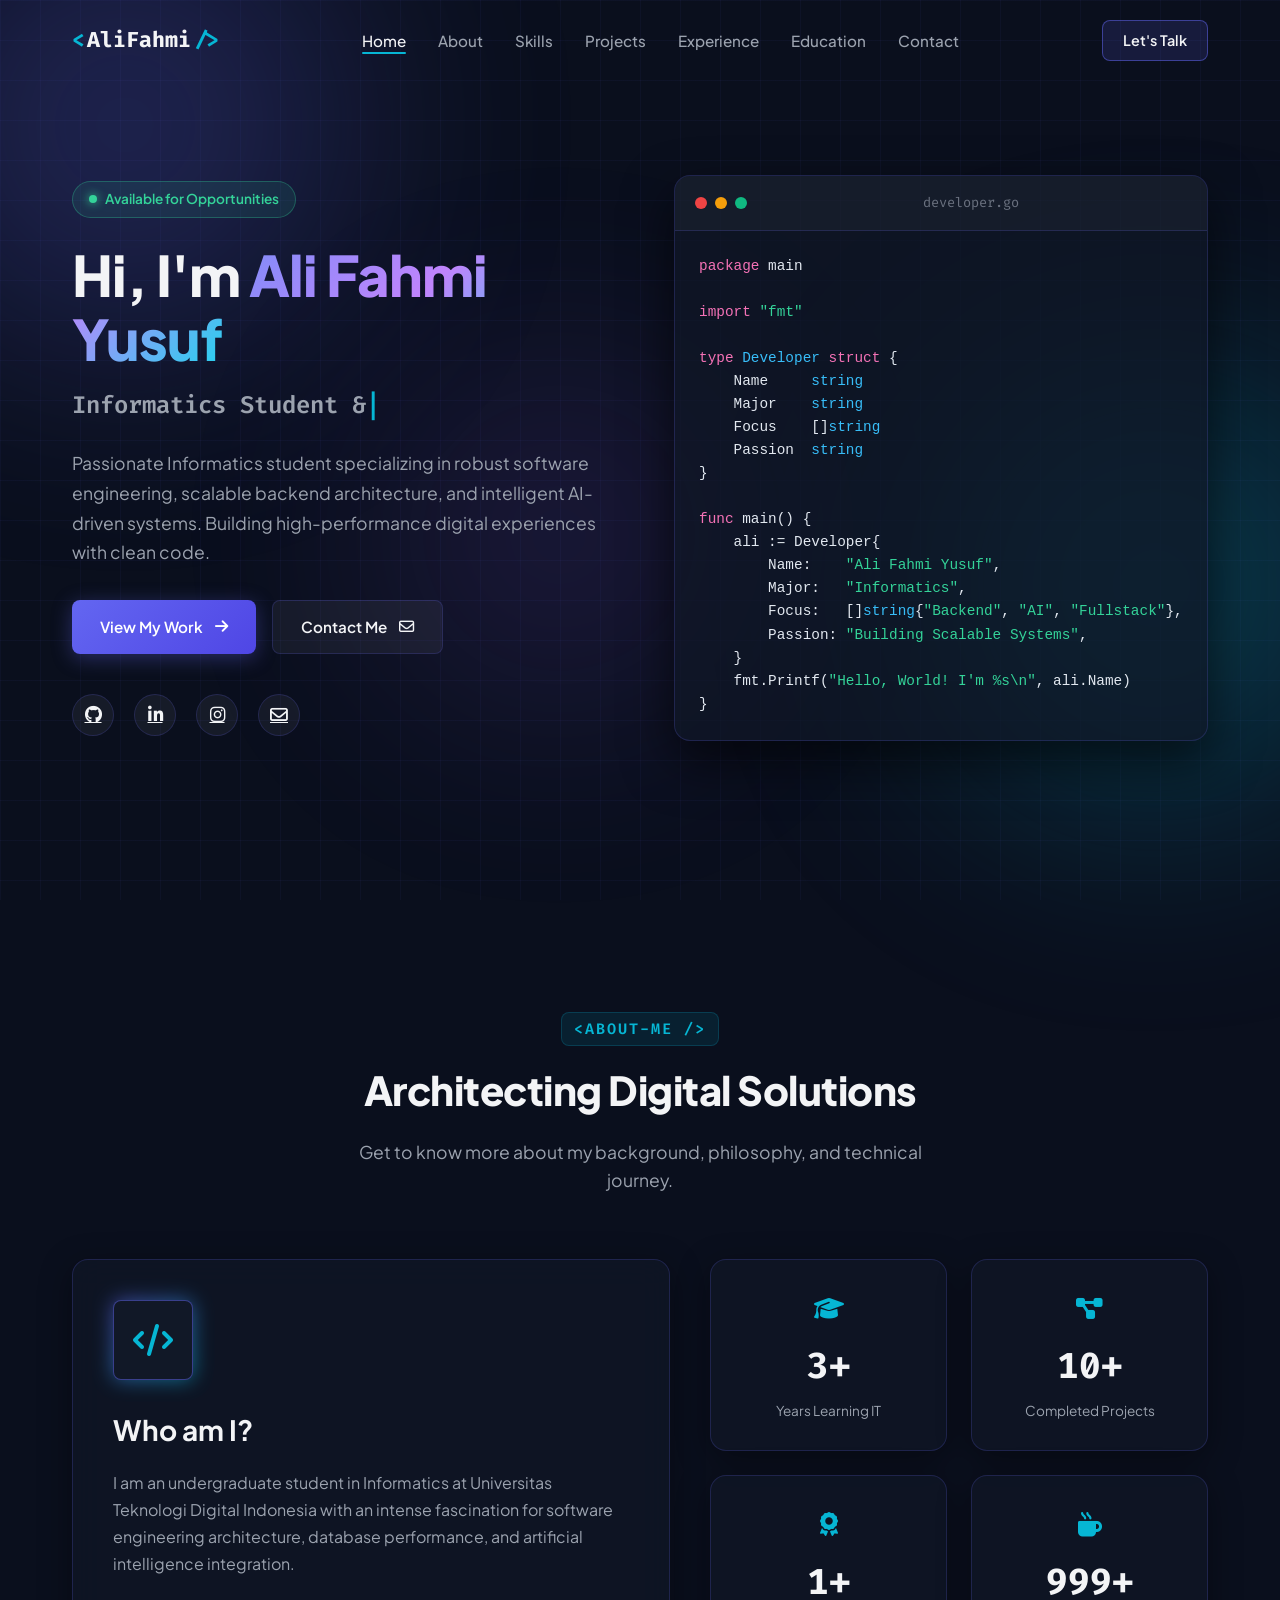
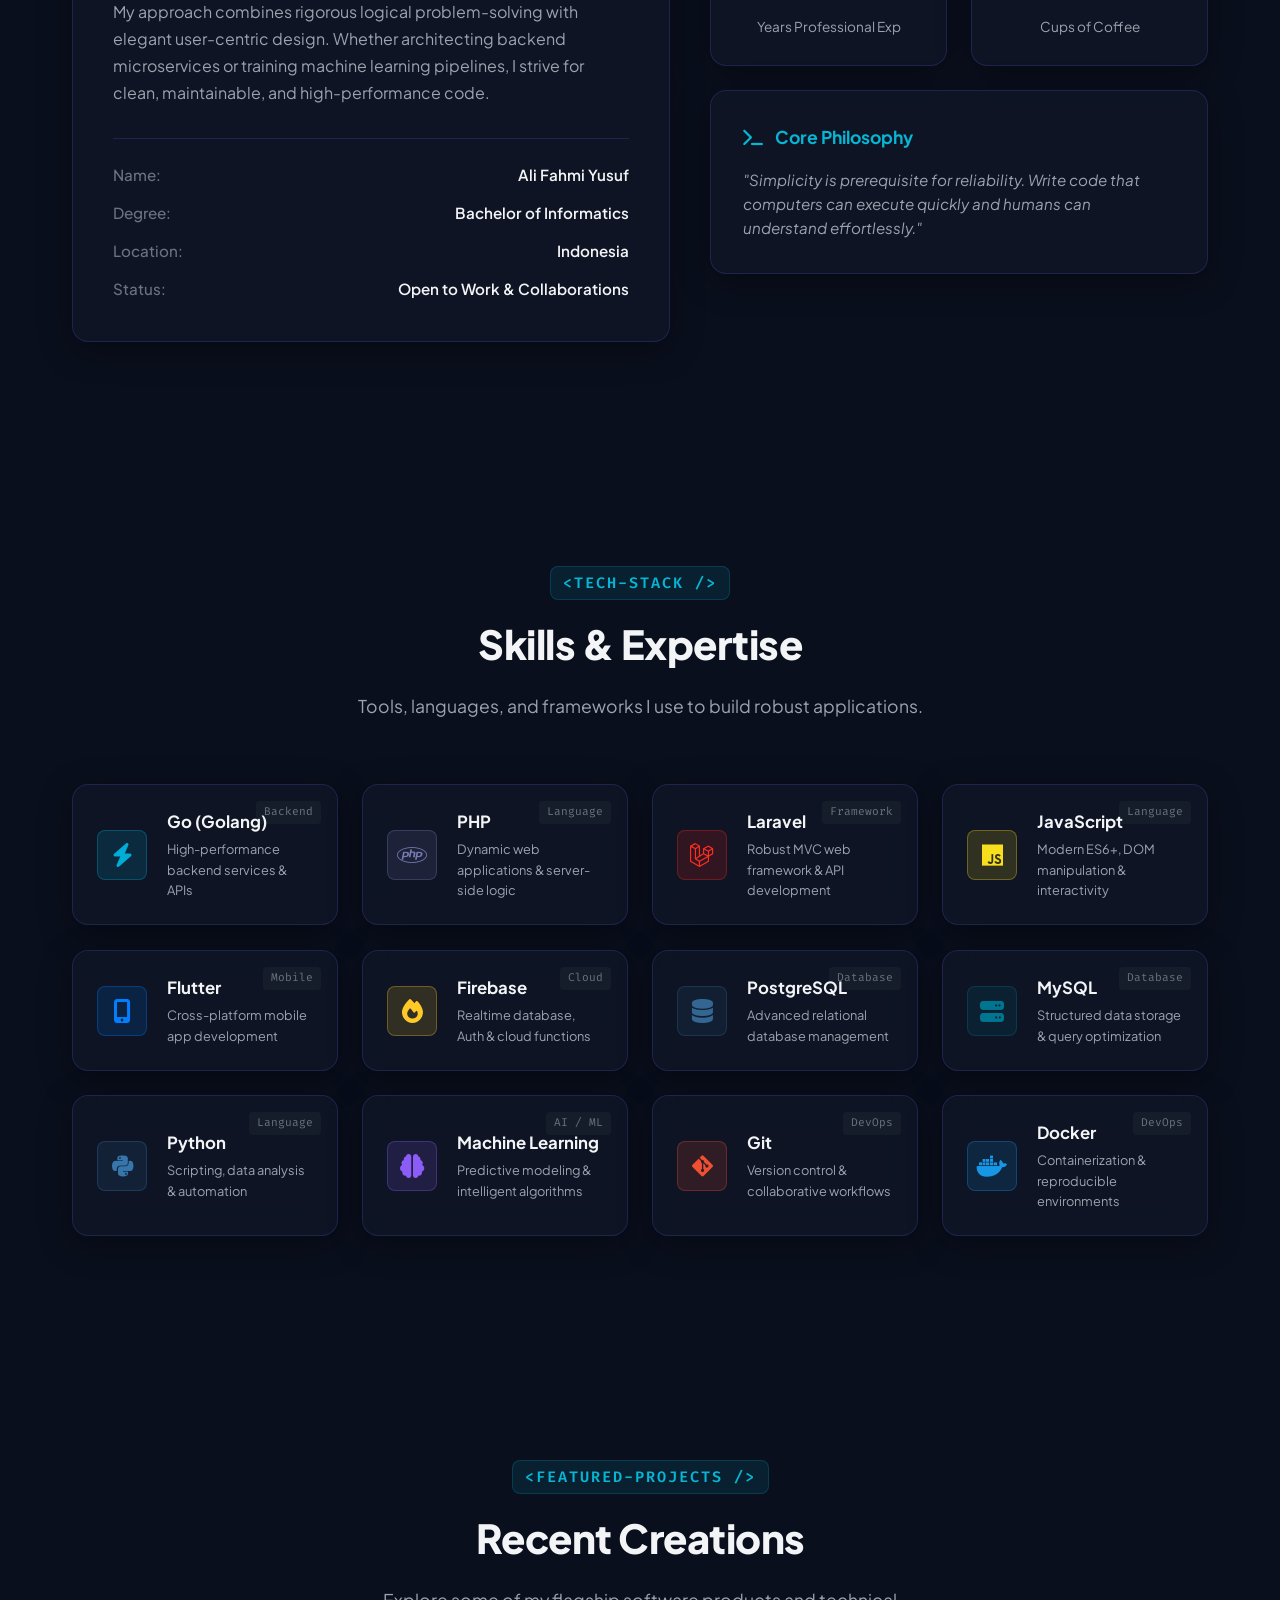
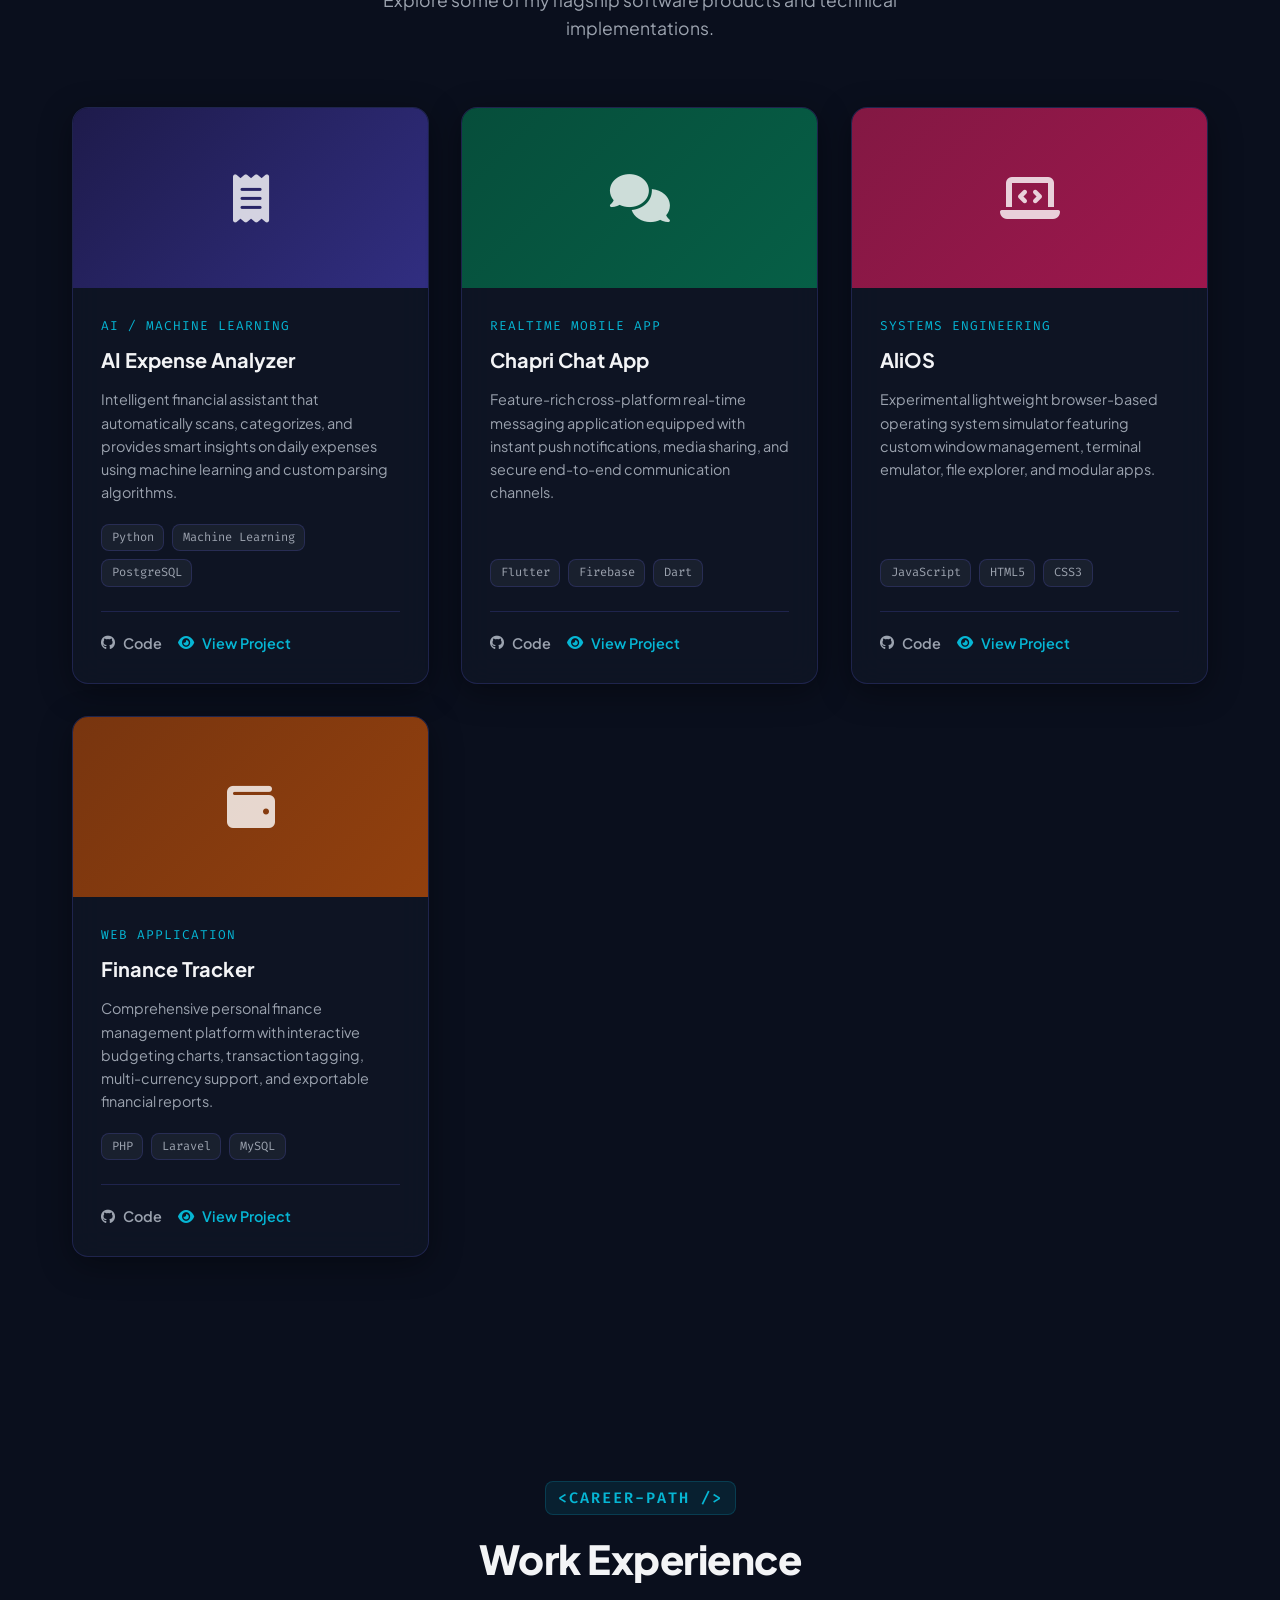
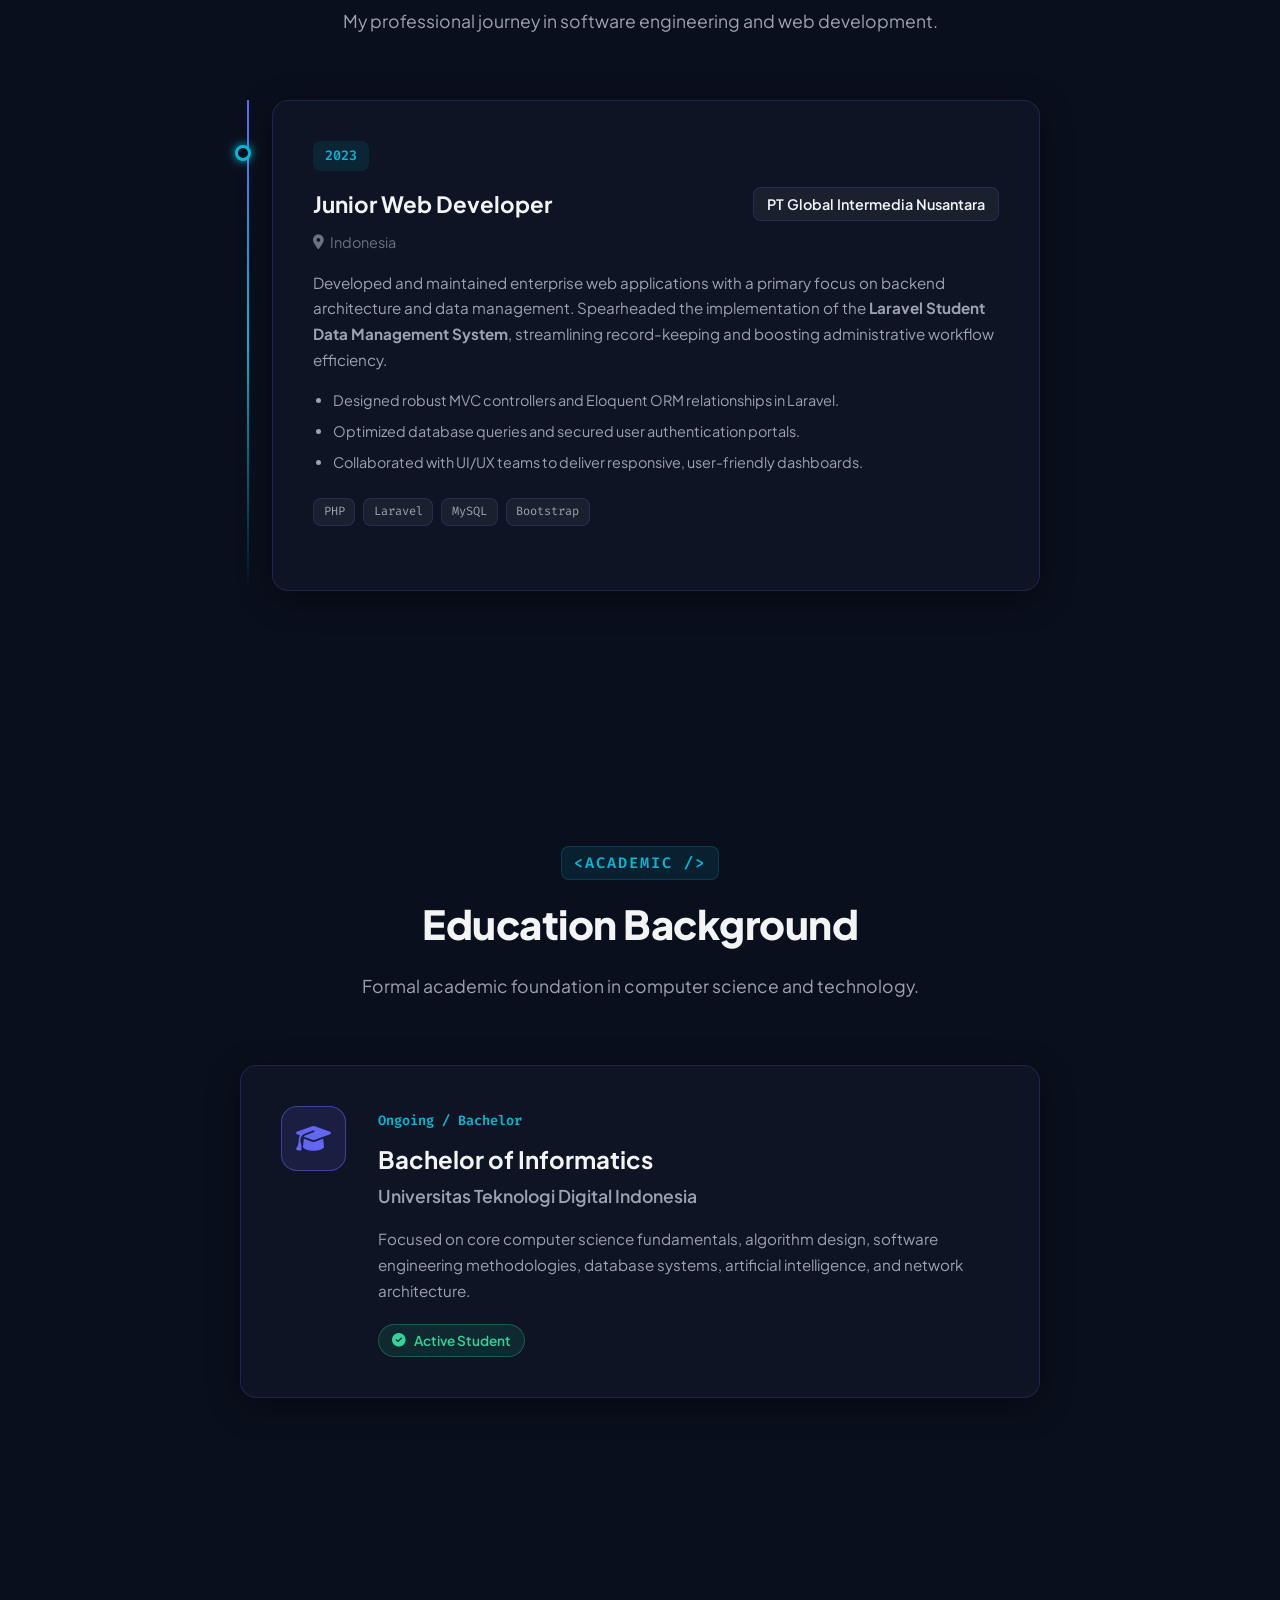
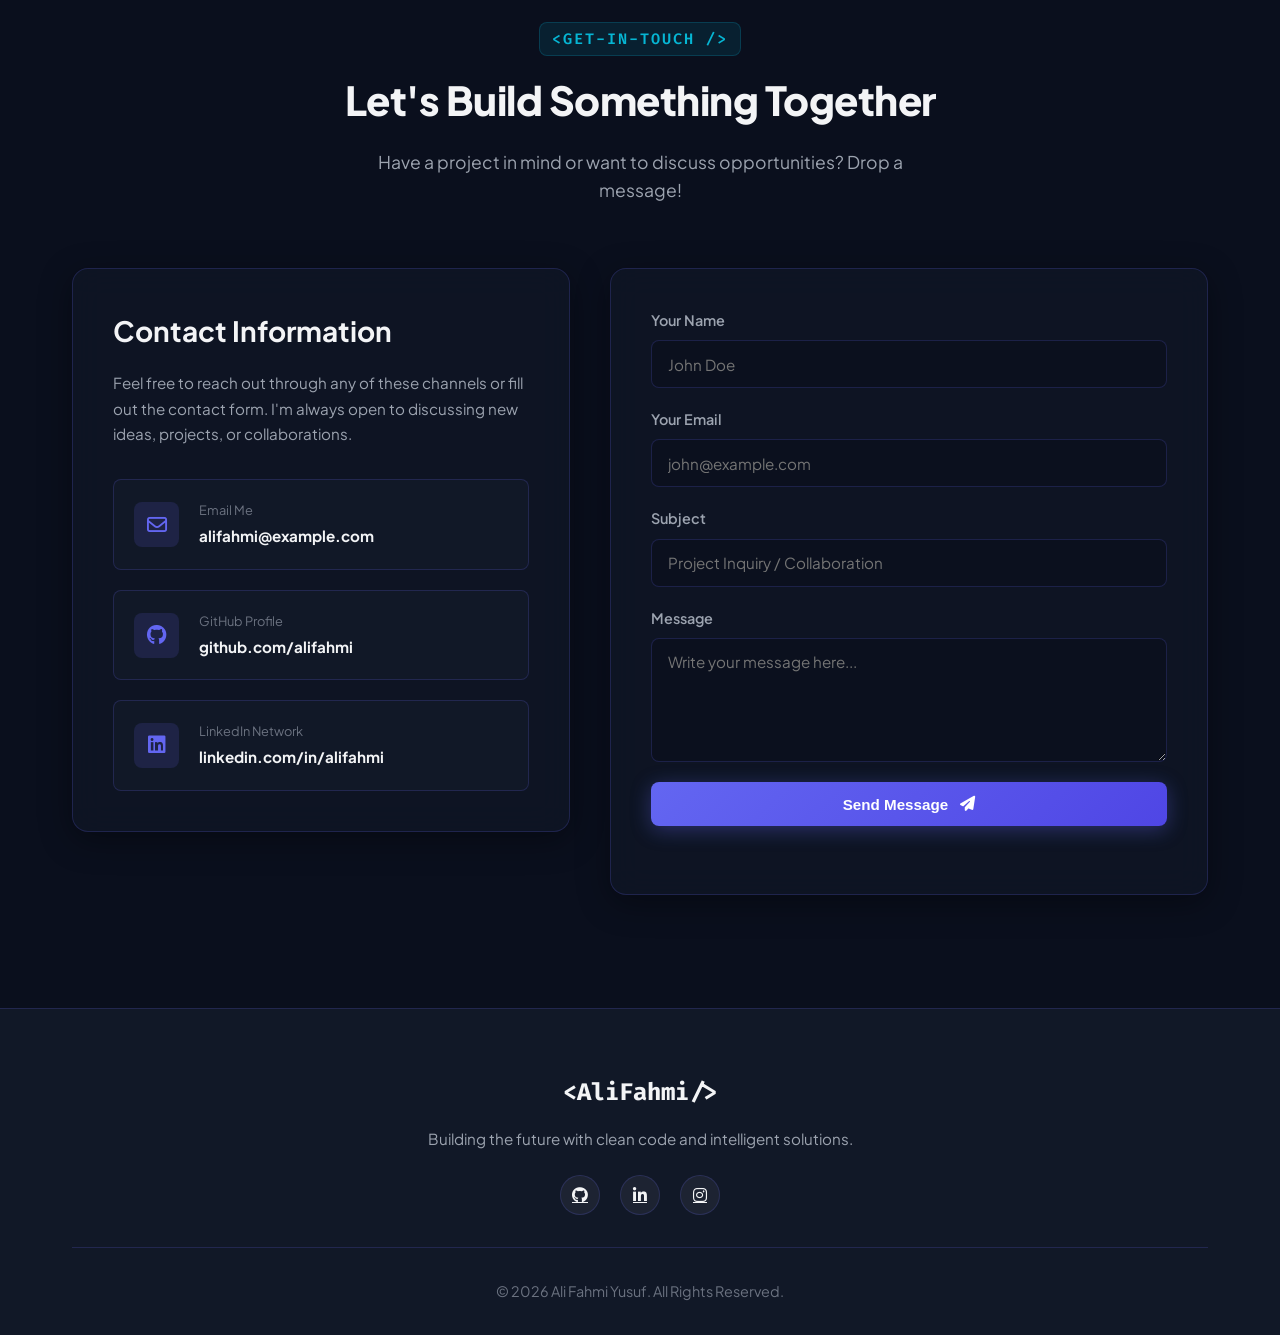
<file: portfolio/index.html>
<!DOCTYPE html>
<html lang="id">
<head>
    <meta charset="UTF-8">
    <meta name="viewport" content="width=device-width, initial-scale=1.0">
    <title>Ali Fahmi Yusuf — Informatics Student & Developer</title>
    <!-- Google Fonts -->
    <link rel="preconnect" href="https://fonts.googleapis.com">
    <link rel="preconnect" href="https://fonts.gstatic.com" crossorigin>
    <link href="https://fonts.googleapis.com/css2?family=Fira+Code:wght@400;500;700&family=Plus+Jakarta+Sans:wght@300;400;500;600;700;800&display=swap" rel="stylesheet">
    <!-- FontAwesome Icons -->
    <link rel="stylesheet" href="https://cdnjs.cloudflare.com/ajax/libs/font-awesome/6.4.0/css/all.min.css">
    <!-- Custom CSS -->
    <link rel="stylesheet" href="style.css">
</head>
<body>
    <!-- Background Grid & Glow Elements -->
    <div class="bg-grid"></div>
    <div class="glow-orb orb-1"></div>
    <div class="glow-orb orb-2"></div>
    <div class="glow-orb orb-3"></div>

    <!-- Header & Navbar -->
    <header id="header">
        <nav class="nav-container">
            <a href="#home" class="logo">
                <span class="logo-symbol">&lt;</span>AliFahmi<span class="logo-symbol">/&gt;</span>
            </a>
            <ul class="nav-links">
                <li><a href="#home" class="active">Home</a></li>
                <li><a href="#about">About</a></li>
                <li><a href="#skills">Skills</a></li>
                <li><a href="#projects">Projects</a></li>
                <li><a href="#experience">Experience</a></li>
                <li><a href="#education">Education</a></li>
                <li><a href="#contact">Contact</a></li>
            </ul>
            <div class="nav-actions">
                <a href="#contact" class="btn-glow-sm">Let's Talk</a>
                <button id="hamburger" aria-label="Menu">
                    <span></span>
                    <span></span>
                    <span></span>
                </button>
            </div>
        </nav>
    </header>

    <!-- Main Content -->
    <main>
        <!-- Hero Section -->
        <section id="home" class="hero-section">
            <div class="hero-container">
                <div class="hero-content" data-aos="fade-up">
                    <div class="hero-badge">
                        <span class="status-dot"></span> Available for Opportunities
                    </div>
                    <h1 class="hero-title">
                        Hi, I'm <span class="gradient-text">Ali Fahmi Yusuf</span>
                    </h1>
                    <h2 class="hero-subtitle">
                        <span id="typed-text"></span><span class="cursor">|</span>
                    </h2>
                    <p class="hero-description">
                        Passionate Informatics student specializing in robust software engineering, scalable backend architecture, and intelligent AI-driven systems. Building high-performance digital experiences with clean code.
                    </p>
                    <div class="hero-buttons">
                        <a href="#projects" class="btn btn-primary">
                            <span>View My Work</span>
                            <i class="fa-solid fa-arrow-right"></i>
                        </a>
                        <a href="#contact" class="btn btn-secondary">
                            <span>Contact Me</span>
                            <i class="fa-regular fa-envelope"></i>
                        </a>
                    </div>
                    <div class="hero-socials">
                        <a href="https://github.com" target="_blank" aria-label="GitHub"><i class="fa-brands fa-github"></i></a>
                        <a href="https://linkedin.com" target="_blank" aria-label="LinkedIn"><i class="fa-brands fa-linkedin-in"></i></a>
                        <a href="https://instagram.com" target="_blank" aria-label="Instagram"><i class="fa-brands fa-instagram"></i></a>
                        <a href="mailto:alifahmi@example.com" aria-label="Email"><i class="fa-regular fa-envelope"></i></a>
                    </div>
                </div>
                <div class="hero-visual" data-aos="fade-left">
                    <div class="code-window glass-card">
                        <div class="window-header">
                            <span class="dot red"></span>
                            <span class="dot yellow"></span>
                            <span class="dot green"></span>
                            <span class="window-title">developer.go</span>
                        </div>
                        <div class="window-body">
                            <pre><code><span class="keyword">package</span> main

<span class="keyword">import</span> <span class="string">"fmt"</span>

<span class="keyword">type</span> <span class="type">Developer</span> <span class="keyword">struct</span> {
    Name     <span class="type">string</span>
    Major    <span class="type">string</span>
    Focus    []<span class="type">string</span>
    Passion  <span class="type">string</span>
}

<span class="keyword">func</span> main() {
    ali := Developer{
        Name:    <span class="string">"Ali Fahmi Yusuf"</span>,
        Major:   <span class="string">"Informatics"</span>,
        Focus:   []<span class="type">string</span>{<span class="string">"Backend"</span>, <span class="string">"AI"</span>, <span class="string">"Fullstack"</span>},
        Passion: <span class="string">"Building Scalable Systems"</span>,
    }
    fmt.Printf(<span class="string">"Hello, World! I'm %s\n"</span>, ali.Name)
}</code></pre>
                        </div>
                    </div>
                </div>
            </div>
        </section>

        <!-- About Section -->
        <section id="about" class="about-section">
            <div class="section-container">
                <div class="section-header" data-aos="fade-up">
                    <span class="section-tag">&lt;about-me /&gt;</span>
                    <h2 class="section-title">Architecting Digital Solutions</h2>
                    <p class="section-desc">Get to know more about my background, philosophy, and technical journey.</p>
                </div>
                <div class="about-grid">
                    <div class="about-card glass-card" data-aos="fade-right">
                        <div class="about-avatar-wrapper">
                            <div class="avatar-glow"></div>
                            <div class="avatar-img-box">
                                <i class="fa-solid fa-code"></i>
                            </div>
                        </div>
                        <h3>Who am I?</h3>
                        <p>
                            I am an undergraduate student in Informatics at Universitas Teknologi Digital Indonesia with an intense fascination for software engineering architecture, database performance, and artificial intelligence integration.
                        </p>
                        <p>
                            My approach combines rigorous logical problem-solving with elegant user-centric design. Whether architecting backend microservices or training machine learning pipelines, I strive for clean, maintainable, and high-performance code.
                        </p>
                        <div class="personal-info-list">
                            <div class="info-item">
                                <span class="info-label">Name:</span>
                                <span class="info-val">Ali Fahmi Yusuf</span>
                            </div>
                            <div class="info-item">
                                <span class="info-label">Degree:</span>
                                <span class="info-val">Bachelor of Informatics</span>
                            </div>
                            <div class="info-item">
                                <span class="info-label">Location:</span>
                                <span class="info-val">Indonesia</span>
                            </div>
                            <div class="info-item">
                                <span class="info-label">Status:</span>
                                <span class="info-val text-green">Open to Work & Collaborations</span>
                            </div>
                        </div>
                    </div>
                    <div class="about-stats-col" data-aos="fade-left">
                        <div class="stats-grid">
                            <div class="stat-card glass-card">
                                <div class="stat-icon"><i class="fa-solid fa-graduation-cap"></i></div>
                                <div class="stat-number">3+</div>
                                <div class="stat-label">Years Learning IT</div>
                            </div>
                            <div class="stat-card glass-card">
                                <div class="stat-icon"><i class="fa-solid fa-diagram-project"></i></div>
                                <div class="stat-number">10+</div>
                                <div class="stat-label">Completed Projects</div>
                            </div>
                            <div class="stat-card glass-card">
                                <div class="stat-icon"><i class="fa-solid fa-award"></i></div>
                                <div class="stat-number">1+</div>
                                <div class="stat-label">Years Professional Exp</div>
                            </div>
                            <div class="stat-card glass-card">
                                <div class="stat-icon"><i class="fa-solid fa-mug-hot"></i></div>
                                <div class="stat-number">999+</div>
                                <div class="stat-label">Cups of Coffee</div>
                            </div>
                        </div>
                        <div class="philosophy-card glass-card">
                            <h4><i class="fa-solid fa-terminal"></i> Core Philosophy</h4>
                            <p>
                                "Simplicity is prerequisite for reliability. Write code that computers can execute quickly and humans can understand effortlessly."
                            </p>
                        </div>
                    </div>
                </div>
            </div>
        </section>

        <!-- Skills Section -->
        <section id="skills" class="skills-section">
            <div class="section-container">
                <div class="section-header" data-aos="fade-up">
                    <span class="section-tag">&lt;tech-stack /&gt;</span>
                    <h2 class="section-title">Skills & Expertise</h2>
                    <p class="section-desc">Tools, languages, and frameworks I use to build robust applications.</p>
                </div>
                <div class="skills-grid">
                    <!-- Skill Card 1 -->
                    <div class="skill-card glass-card" data-aos="zoom-in" data-aos-delay="100">
                        <div class="skill-icon-box go-bg"><i class="fa-solid fa-bolt"></i></div>
                        <div class="skill-info">
                            <h4>Go (Golang)</h4>
                            <p>High-performance backend services & APIs</p>
                        </div>
                        <span class="skill-badge">Backend</span>
                    </div>
                    <!-- Skill Card 2 -->
                    <div class="skill-card glass-card" data-aos="zoom-in" data-aos-delay="150">
                        <div class="skill-icon-box php-bg"><i class="fa-brands fa-php"></i></div>
                        <div class="skill-info">
                            <h4>PHP</h4>
                            <p>Dynamic web applications & server-side logic</p>
                        </div>
                        <span class="skill-badge">Language</span>
                    </div>
                    <!-- Skill Card 3 -->
                    <div class="skill-card glass-card" data-aos="zoom-in" data-aos-delay="200">
                        <div class="skill-icon-box laravel-bg"><i class="fa-brands fa-laravel"></i></div>
                        <div class="skill-info">
                            <h4>Laravel</h4>
                            <p>Robust MVC web framework & API development</p>
                        </div>
                        <span class="skill-badge">Framework</span>
                    </div>
                    <!-- Skill Card 4 -->
                    <div class="skill-card glass-card" data-aos="zoom-in" data-aos-delay="250">
                        <div class="skill-icon-box js-bg"><i class="fa-brands fa-js"></i></div>
                        <div class="skill-info">
                            <h4>JavaScript</h4>
                            <p>Modern ES6+, DOM manipulation & interactivity</p>
                        </div>
                        <span class="skill-badge">Language</span>
                    </div>
                    <!-- Skill Card 5 -->
                    <div class="skill-card glass-card" data-aos="zoom-in" data-aos-delay="300">
                        <div class="skill-icon-box flutter-bg"><i class="fa-solid fa-mobile-screen-button"></i></div>
                        <div class="skill-info">
                            <h4>Flutter</h4>
                            <p>Cross-platform mobile app development</p>
                        </div>
                        <span class="skill-badge">Mobile</span>
                    </div>
                    <!-- Skill Card 6 -->
                    <div class="skill-card glass-card" data-aos="zoom-in" data-aos-delay="350">
                        <div class="skill-icon-box firebase-bg"><i class="fa-solid fa-fire"></i></div>
                        <div class="skill-info">
                            <h4>Firebase</h4>
                            <p>Realtime database, Auth & cloud functions</p>
                        </div>
                        <span class="skill-badge">Cloud</span>
                    </div>
                    <!-- Skill Card 7 -->
                    <div class="skill-card glass-card" data-aos="zoom-in" data-aos-delay="400">
                        <div class="skill-icon-box postgres-bg"><i class="fa-solid fa-database"></i></div>
                        <div class="skill-info">
                            <h4>PostgreSQL</h4>
                            <p>Advanced relational database management</p>
                        </div>
                        <span class="skill-badge">Database</span>
                    </div>
                    <!-- Skill Card 8 -->
                    <div class="skill-card glass-card" data-aos="zoom-in" data-aos-delay="450">
                        <div class="skill-icon-box mysql-bg"><i class="fa-solid fa-server"></i></div>
                        <div class="skill-info">
                            <h4>MySQL</h4>
                            <p>Structured data storage & query optimization</p>
                        </div>
                        <span class="skill-badge">Database</span>
                    </div>
                    <!-- Skill Card 9 -->
                    <div class="skill-card glass-card" data-aos="zoom-in" data-aos-delay="500">
                        <div class="skill-icon-box python-bg"><i class="fa-brands fa-python"></i></div>
                        <div class="skill-info">
                            <h4>Python</h4>
                            <p>Scripting, data analysis & automation</p>
                        </div>
                        <span class="skill-badge">Language</span>
                    </div>
                    <!-- Skill Card 10 -->
                    <div class="skill-card glass-card" data-aos="zoom-in" data-aos-delay="550">
                        <div class="skill-icon-box ml-bg"><i class="fa-solid fa-brain"></i></div>
                        <div class="skill-info">
                            <h4>Machine Learning</h4>
                            <p>Predictive modeling & intelligent algorithms</p>
                        </div>
                        <span class="skill-badge">AI / ML</span>
                    </div>
                    <!-- Skill Card 11 -->
                    <div class="skill-card glass-card" data-aos="zoom-in" data-aos-delay="600">
                        <div class="skill-icon-box git-bg"><i class="fa-brands fa-git-alt"></i></div>
                        <div class="skill-info">
                            <h4>Git</h4>
                            <p>Version control & collaborative workflows</p>
                        </div>
                        <span class="skill-badge">DevOps</span>
                    </div>
                    <!-- Skill Card 12 -->
                    <div class="skill-card glass-card" data-aos="zoom-in" data-aos-delay="650">
                        <div class="skill-icon-box docker-bg"><i class="fa-brands fa-docker"></i></div>
                        <div class="skill-info">
                            <h4>Docker</h4>
                            <p>Containerization & reproducible environments</p>
                        </div>
                        <span class="skill-badge">DevOps</span>
                    </div>
                </div>
            </div>
        </section>

        <!-- Projects Section -->
        <section id="projects" class="projects-section">
            <div class="section-container">
                <div class="section-header" data-aos="fade-up">
                    <span class="section-tag">&lt;featured-projects /&gt;</span>
                    <h2 class="section-title">Recent Creations</h2>
                    <p class="section-desc">Explore some of my flagship software products and technical implementations.</p>
                </div>
                <div class="projects-grid">
                    <!-- Project 1 -->
                    <div class="project-card glass-card" data-aos="fade-up" data-aos-delay="100">
                        <div class="project-img-wrapper">
                            <div class="project-overlay">
                                <a href="#contact" class="btn-icon" aria-label="View Project"><i class="fa-solid fa-arrow-up-right-from-square"></i></a>
                            </div>
                            <div class="project-img-placeholder ai-bg">
                                <i class="fa-solid fa-receipt"></i>
                            </div>
                        </div>
                        <div class="project-content">
                            <div class="project-category">AI / Machine Learning</div>
                            <h3 class="project-title">AI Expense Analyzer</h3>
                            <p class="project-desc">
                                Intelligent financial assistant that automatically scans, categorizes, and provides smart insights on daily expenses using machine learning and custom parsing algorithms.
                            </p>
                            <div class="project-tech">
                                <span>Python</span>
                                <span>Machine Learning</span>
                                <span>PostgreSQL</span>
                            </div>
                            <div class="project-links">
                                <a href="https://github.com" target="_blank" class="project-link"><i class="fa-brands fa-github"></i> Code</a>
                                <a href="#contact" class="project-link primary"><i class="fa-solid fa-eye"></i> View Project</a>
                            </div>
                        </div>
                    </div>

                    <!-- Project 2 -->
                    <div class="project-card glass-card" data-aos="fade-up" data-aos-delay="200">
                        <div class="project-img-wrapper">
                            <div class="project-overlay">
                                <a href="#contact" class="btn-icon" aria-label="View Project"><i class="fa-solid fa-arrow-up-right-from-square"></i></a>
                            </div>
                            <div class="project-img-placeholder chat-bg">
                                <i class="fa-solid fa-comments"></i>
                            </div>
                        </div>
                        <div class="project-content">
                            <div class="project-category">Realtime Mobile App</div>
                            <h3 class="project-title">Chapri Chat App</h3>
                            <p class="project-desc">
                                Feature-rich cross-platform real-time messaging application equipped with instant push notifications, media sharing, and secure end-to-end communication channels.
                            </p>
                            <div class="project-tech">
                                <span>Flutter</span>
                                <span>Firebase</span>
                                <span>Dart</span>
                            </div>
                            <div class="project-links">
                                <a href="https://github.com" target="_blank" class="project-link"><i class="fa-brands fa-github"></i> Code</a>
                                <a href="#contact" class="project-link primary"><i class="fa-solid fa-eye"></i> View Project</a>
                            </div>
                        </div>
                    </div>

                    <!-- Project 3 -->
                    <div class="project-card glass-card" data-aos="fade-up" data-aos-delay="300">
                        <div class="project-img-wrapper">
                            <div class="project-overlay">
                                <a href="#contact" class="btn-icon" aria-label="View Project"><i class="fa-solid fa-arrow-up-right-from-square"></i></a>
                            </div>
                            <div class="project-img-placeholder os-bg">
                                <i class="fa-solid fa-laptop-code"></i>
                            </div>
                        </div>
                        <div class="project-content">
                            <div class="project-category">Systems Engineering</div>
                            <h3 class="project-title">AliOS</h3>
                            <p class="project-desc">
                                Experimental lightweight browser-based operating system simulator featuring custom window management, terminal emulator, file explorer, and modular apps.
                            </p>
                            <div class="project-tech">
                                <span>JavaScript</span>
                                <span>HTML5</span>
                                <span>CSS3</span>
                            </div>
                            <div class="project-links">
                                <a href="https://github.com" target="_blank" class="project-link"><i class="fa-brands fa-github"></i> Code</a>
                                <a href="#contact" class="project-link primary"><i class="fa-solid fa-eye"></i> View Project</a>
                            </div>
                        </div>
                    </div>

                    <!-- Project 4 -->
                    <div class="project-card glass-card" data-aos="fade-up" data-aos-delay="400">
                        <div class="project-img-wrapper">
                            <div class="project-overlay">
                                <a href="#contact" class="btn-icon" aria-label="View Project"><i class="fa-solid fa-arrow-up-right-from-square"></i></a>
                            </div>
                            <div class="project-img-placeholder finance-bg">
                                <i class="fa-solid fa-wallet"></i>
                            </div>
                        </div>
                        <div class="project-content">
                            <div class="project-category">Web Application</div>
                            <h3 class="project-title">Finance Tracker</h3>
                            <p class="project-desc">
                                Comprehensive personal finance management platform with interactive budgeting charts, transaction tagging, multi-currency support, and exportable financial reports.
                            </p>
                            <div class="project-tech">
                                <span>PHP</span>
                                <span>Laravel</span>
                                <span>MySQL</span>
                            </div>
                            <div class="project-links">
                                <a href="https://github.com" target="_blank" class="project-link"><i class="fa-brands fa-github"></i> Code</a>
                                <a href="#contact" class="project-link primary"><i class="fa-solid fa-eye"></i> View Project</a>
                            </div>
                        </div>
                    </div>
                </div>
            </div>
        </section>

        <!-- Experience Section -->
        <section id="experience" class="experience-section">
            <div class="section-container">
                <div class="section-header" data-aos="fade-up">
                    <span class="section-tag">&lt;career-path /&gt;</span>
                    <h2 class="section-title">Work Experience</h2>
                    <p class="section-desc">My professional journey in software engineering and web development.</p>
                </div>
                <div class="timeline-wrapper">
                    <div class="timeline-item glass-card" data-aos="fade-up">
                        <div class="timeline-dot"></div>
                        <div class="timeline-date">2023</div>
                        <div class="timeline-content">
                            <div class="timeline-role-header">
                                <h3>Junior Web Developer</h3>
                                <span class="company-badge">PT Global Intermedia Nusantara</span>
                            </div>
                            <p class="timeline-location"><i class="fa-solid fa-location-dot"></i> Indonesia</p>
                            <p class="timeline-desc">
                                Developed and maintained enterprise web applications with a primary focus on backend architecture and data management. Spearheaded the implementation of the <strong>Laravel Student Data Management System</strong>, streamlining record-keeping and boosting administrative workflow efficiency.
                            </p>
                            <ul class="timeline-highlights">
                                <li>Designed robust MVC controllers and Eloquent ORM relationships in Laravel.</li>
                                <li>Optimized database queries and secured user authentication portals.</li>
                                <li>Collaborated with UI/UX teams to deliver responsive, user-friendly dashboards.</li>
                            </ul>
                            <div class="project-tech mt-3">
                                <span>PHP</span>
                                <span>Laravel</span>
                                <span>MySQL</span>
                                <span>Bootstrap</span>
                            </div>
                        </div>
                    </div>
                </div>
            </div>
        </section>

        <!-- Education Section -->
        <section id="education" class="education-section">
            <div class="section-container">
                <div class="section-header" data-aos="fade-up">
                    <span class="section-tag">&lt;academic /&gt;</span>
                    <h2 class="section-title">Education Background</h2>
                    <p class="section-desc">Formal academic foundation in computer science and technology.</p>
                </div>
                <div class="education-grid">
                    <div class="education-card glass-card" data-aos="fade-right">
                        <div class="edu-icon"><i class="fa-solid fa-graduation-cap"></i></div>
                        <div class="edu-info">
                            <span class="edu-year">Ongoing / Bachelor</span>
                            <h3>Bachelor of Informatics</h3>
                            <h4>Universitas Teknologi Digital Indonesia</h4>
                            <p class="edu-desc">
                                Focused on core computer science fundamentals, algorithm design, software engineering methodologies, database systems, artificial intelligence, and network architecture.
                            </p>
                            <div class="edu-status-pill">
                                <i class="fa-solid fa-circle-check"></i> Active Student
                            </div>
                        </div>
                    </div>
                </div>
            </div>
        </section>

        <!-- Contact Section -->
        <section id="contact" class="contact-section">
            <div class="section-container">
                <div class="section-header" data-aos="fade-up">
                    <span class="section-tag">&lt;get-in-touch /&gt;</span>
                    <h2 class="section-title">Let's Build Something Together</h2>
                    <p class="section-desc">Have a project in mind or want to discuss opportunities? Drop a message!</p>
                </div>
                <div class="contact-grid">
                    <div class="contact-info glass-card" data-aos="fade-right">
                        <h3>Contact Information</h3>
                        <p>Feel free to reach out through any of these channels or fill out the contact form. I'm always open to discussing new ideas, projects, or collaborations.</p>
                        
                        <div class="contact-methods">
                            <a href="mailto:alifahmi@example.com" class="contact-method-item">
                                <div class="method-icon"><i class="fa-regular fa-envelope"></i></div>
                                <div class="method-details">
                                    <span>Email Me</span>
                                    <strong>alifahmi@example.com</strong>
                                </div>
                            </a>
                            <a href="https://github.com" target="_blank" class="contact-method-item">
                                <div class="method-icon"><i class="fa-brands fa-github"></i></div>
                                <div class="method-details">
                                    <span>GitHub Profile</span>
                                    <strong>github.com/alifahmi</strong>
                                </div>
                            </a>
                            <a href="https://linkedin.com" target="_blank" class="contact-method-item">
                                <div class="method-icon"><i class="fa-brands fa-linkedin"></i></div>
                                <div class="method-details">
                                    <span>LinkedIn Network</span>
                                    <strong>linkedin.com/in/alifahmi</strong>
                                </div>
                            </a>
                        </div>
                    </div>

                    <div class="contact-form-wrapper glass-card" data-aos="fade-left">
                        <form id="contactForm" class="contact-form">
                            <div class="form-group">
                                <label for="name">Your Name</label>
                                <input type="text" id="name" placeholder="John Doe" required>
                            </div>
                            <div class="form-group">
                                <label for="email">Your Email</label>
                                <input type="email" id="email" placeholder="john@example.com" required>
                            </div>
                            <div class="form-group">
                                <label for="subject">Subject</label>
                                <input type="text" id="subject" placeholder="Project Inquiry / Collaboration" required>
                            </div>
                            <div class="form-group">
                                <label for="message">Message</label>
                                <textarea id="message" rows="5" placeholder="Write your message here..." required></textarea>
                            </div>
                            <button type="submit" class="btn btn-primary btn-block">
                                <span>Send Message</span>
                                <i class="fa-solid fa-paper-plane"></i>
                            </button>
                            <div id="formMessage" class="form-message"></div>
                        </form>
                    </div>
                </div>
            </div>
        </section>
    </main>

    <!-- Footer -->
    <footer id="footer">
        <div class="footer-container">
            <div class="footer-logo">
                <a href="#home">&lt;AliFahmi/&gt;</a>
            </div>
            <p class="footer-text">Building the future with clean code and intelligent solutions.</p>
            <div class="footer-socials">
                <a href="https://github.com" target="_blank" aria-label="GitHub"><i class="fa-brands fa-github"></i></a>
                <a href="https://linkedin.com" target="_blank" aria-label="LinkedIn"><i class="fa-brands fa-linkedin-in"></i></a>
                <a href="https://instagram.com" target="_blank" aria-label="Instagram"><i class="fa-brands fa-instagram"></i></a>
            </div>
            <div class="footer-divider"></div>
            <p class="copyright">© 2026 Ali Fahmi Yusuf. All Rights Reserved.</p>
        </div>
    </footer>

    <!-- Custom JS -->
    <script src="script.js"></script>
</body>
</html>
</file>
<file: portfolio/style.css>
/* ==============================================================
   ALI FAHMI YUSUF - PORTFOLIO STYLESHEET
   Dark Futuristic Developer Theme
   ============================================================== */

:root {
    --bg-primary: #0a0f1d;
    --bg-secondary: #111827;
    --bg-card: rgba(17, 24, 39, 0.7);
    --border-color: rgba(99, 102, 241, 0.2);
    --border-hover: rgba(99, 102, 241, 0.5);
    
    --accent-primary: #6366f1;
    --accent-secondary: #4f46e5;
    --accent-glow: rgba(99, 102, 241, 0.35);
    --accent-cyan: #06b6d4;
    --accent-purple: #8b5cf6;
    
    --text-main: #f3f4f6;
    --text-muted: #9ca3af;
    --text-dim: #6b7280;
    
    --font-sans: 'Plus Jakarta Sans', sans-serif;
    --font-code: 'Fira Code', monospace;
    
    --transition: all 0.3s cubic-bezier(0.4, 0, 0.2, 1);
    --radius-sm: 8px;
    --radius-md: 16px;
    --radius-lg: 24px;
}

* {
    margin: 0;
    padding: 0;
    box-sizing: border-box;
    scroll-behavior: smooth;
}

body {
    background-color: var(--bg-primary);
    color: var(--text-main);
    font-family: var(--font-sans);
    line-height: 1.6;
    overflow-x: hidden;
    position: relative;
}

/* Background Grid & Glowing Orbs */
.bg-grid {
    position: fixed;
    top: 0;
    left: 0;
    width: 100vw;
    height: 100vh;
    background-image: linear-gradient(to right, rgba(99, 102, 241, 0.05) 1px, transparent 1px),
                      linear-gradient(to bottom, rgba(99, 102, 241, 0.05) 1px, transparent 1px);
    background-size: 40px 40px;
    z-index: -2;
    pointer-events: none;
}

.glow-orb {
    position: fixed;
    width: 450px;
    height: 450px;
    border-radius: 50%;
    filter: blur(120px);
    z-index: -1;
    pointer-events: none;
    opacity: 0.25;
}

.orb-1 {
    top: -100px;
    left: -100px;
    background: var(--accent-primary);
    animation: floatOrb 15s ease-in-out infinite alternate;
}

.orb-2 {
    bottom: 10%;
    right: -100px;
    background: var(--accent-cyan);
    animation: floatOrb 20s ease-in-out infinite alternate-reverse;
}

.orb-3 {
    top: 40%;
    left: 30%;
    background: var(--accent-purple);
    width: 350px;
    height: 350px;
    opacity: 0.15;
}

@keyframes floatOrb {
    0% { transform: translate(0, 0) scale(1); }
    100% { transform: translate(50px, 80px) scale(1.1); }
}

/* Glassmorphism Common Card */
.glass-card {
    background: var(--bg-card);
    backdrop-filter: blur(16px);
    -webkit-backdrop-filter: blur(16px);
    border: 1px solid var(--border-color);
    border-radius: var(--radius-md);
    box-shadow: 0 8px 32px 0 rgba(0, 0, 0, 0.37);
    transition: var(--transition);
}

.glass-card:hover {
    border-color: var(--border-hover);
    box-shadow: 0 12px 40px 0 var(--accent-glow);
}

/* Typography & Utilities */
.gradient-text {
    background: linear-gradient(135deg, #818cf8 0%, #c084fc 50%, #22d3ee 100%);
    -webkit-background-clip: text;
    -webkit-text-fill-color: transparent;
}

.text-green {
    color: #34d399;
}

.section-container {
    max-width: 1200px;
    margin: 0 auto;
    padding: 0 2rem;
}

section {
    padding: 7rem 0;
    position: relative;
}

.section-header {
    text-align: center;
    margin-bottom: 4rem;
}

.section-tag {
    font-family: var(--font-code);
    color: var(--accent-cyan);
    font-size: 0.95rem;
    font-weight: 600;
    text-transform: uppercase;
    letter-spacing: 2px;
    display: inline-block;
    margin-bottom: 0.75rem;
    padding: 0.25rem 0.75rem;
    background: rgba(6, 182, 212, 0.1);
    border-radius: var(--radius-sm);
    border: 1px solid rgba(6, 182, 212, 0.2);
}

.section-title {
    font-size: 2.5rem;
    font-weight: 800;
    color: var(--text-main);
    margin-bottom: 1rem;
    letter-spacing: -0.5px;
}

.section-desc {
    color: var(--text-muted);
    font-size: 1.1rem;
    max-width: 600px;
    margin: 0 auto;
}

/* Buttons */
.btn {
    display: inline-flex;
    align-items: center;
    gap: 0.75rem;
    padding: 0.85rem 1.75rem;
    border-radius: var(--radius-sm);
    font-weight: 600;
    font-size: 0.95rem;
    text-decoration: none;
    transition: var(--transition);
    cursor: pointer;
    border: none;
}

.btn-primary {
    background: linear-gradient(135deg, var(--accent-primary), var(--accent-secondary));
    color: #ffffff;
    box-shadow: 0 4px 20px var(--accent-glow);
}

.btn-primary:hover {
    transform: translateY(-2px);
    box-shadow: 0 6px 25px rgba(99, 102, 241, 0.6);
}

.btn-secondary {
    background: rgba(255, 255, 255, 0.05);
    color: var(--text-main);
    border: 1px solid var(--border-color);
}

.btn-secondary:hover {
    background: rgba(255, 255, 255, 0.1);
    border-color: var(--text-muted);
    transform: translateY(-2px);
}

.btn-glow-sm {
    padding: 0.5rem 1.25rem;
    background: rgba(99, 102, 241, 0.15);
    border: 1px solid var(--border-hover);
    color: var(--text-main);
    border-radius: var(--radius-sm);
    font-weight: 600;
    font-size: 0.9rem;
    text-decoration: none;
    transition: var(--transition);
}

.btn-glow-sm:hover {
    background: var(--accent-primary);
    box-shadow: 0 0 15px var(--accent-glow);
}

.btn-block {
    width: 100%;
    justify-content: center;
}

/* Navbar */
#header {
    position: fixed;
    top: 0;
    left: 0;
    width: 100%;
    z-index: 1000;
    transition: var(--transition);
    padding: 1.25rem 0;
}

#header.scrolled {
    background: rgba(10, 15, 29, 0.85);
    backdrop-filter: blur(20px);
    -webkit-backdrop-filter: blur(20px);
    border-bottom: 1px solid var(--border-color);
    padding: 0.85rem 0;
    box-shadow: 0 10px 30px rgba(0, 0, 0, 0.5);
}

.nav-container {
    max-width: 1200px;
    margin: 0 auto;
    padding: 0 2rem;
    display: flex;
    justify-content: space-between;
    align-items: center;
}

.logo {
    font-family: var(--font-code);
    font-size: 1.35rem;
    font-weight: 700;
    color: var(--text-main);
    text-decoration: none;
    display: flex;
    align-items: center;
    gap: 2px;
}

.logo-symbol {
    color: var(--accent-cyan);
}

.nav-links {
    display: flex;
    list-style: none;
    gap: 2rem;
    align-items: center;
}

.nav-links a {
    text-decoration: none;
    color: var(--text-muted);
    font-weight: 500;
    font-size: 0.95rem;
    transition: var(--transition);
    position: relative;
}

.nav-links a:hover,
.nav-links a.active {
    color: var(--text-main);
}

.nav-links a::after {
    content: '';
    position: absolute;
    bottom: -4px;
    left: 0;
    width: 0;
    height: 2px;
    background: var(--accent-cyan);
    transition: var(--transition);
    border-radius: 2px;
}

.nav-links a:hover::after,
.nav-links a.active::after {
    width: 100%;
}

.nav-actions {
    display: flex;
    align-items: center;
    gap: 1.25rem;
}

#hamburger {
    display: none;
    flex-direction: column;
    justify-content: space-between;
    width: 30px;
    height: 21px;
    background: none;
    border: none;
    cursor: pointer;
    z-index: 1001;
}

#hamburger span {
    display: block;
    width: 100%;
    height: 3px;
    background: var(--text-main);
    border-radius: 3px;
    transition: var(--transition);
}

/* Hero Section */
.hero-section {
    min-height: 100vh;
    display: flex;
    align-items: center;
    padding-top: 8rem;
}

.hero-container {
    max-width: 1200px;
    margin: 0 auto;
    padding: 0 2rem;
    display: grid;
    grid-template-columns: 1.2fr 1fr;
    gap: 3rem;
    align-items: center;
    width: 100%;
}

.hero-badge {
    display: inline-flex;
    align-items: center;
    gap: 0.5rem;
    padding: 0.4rem 1rem;
    background: rgba(52, 211, 153, 0.1);
    border: 1px solid rgba(52, 211, 153, 0.3);
    color: #34d399;
    border-radius: 50px;
    font-size: 0.85rem;
    font-weight: 600;
    margin-bottom: 1.5rem;
}

.status-dot {
    width: 8px;
    height: 8px;
    background: #34d399;
    border-radius: 50%;
    box-shadow: 0 0 10px #34d399;
    animation: pulseDot 2s infinite;
}

@keyframes pulseDot {
    0% { transform: scale(0.95); box-shadow: 0 0 0 0 rgba(52, 211, 153, 0.7); }
    70% { transform: scale(1); box-shadow: 0 0 0 8px rgba(52, 211, 153, 0); }
    100% { transform: scale(0.95); box-shadow: 0 0 0 0 rgba(52, 211, 153, 0); }
}

.hero-title {
    font-size: 3.5rem;
    font-weight: 800;
    line-height: 1.15;
    margin-bottom: 1rem;
    letter-spacing: -1px;
}

.hero-subtitle {
    font-size: 1.5rem;
    font-weight: 600;
    color: var(--text-muted);
    margin-bottom: 1.5rem;
    font-family: var(--font-code);
}

.cursor {
    color: var(--accent-cyan);
    animation: blinkCursor 1s infinite;
}

@keyframes blinkCursor {
    0%, 100% { opacity: 1; }
    50% { opacity: 0; }
}

.hero-description {
    color: var(--text-muted);
    font-size: 1.1rem;
    margin-bottom: 2rem;
    line-height: 1.7;
}

.hero-buttons {
    display: flex;
    gap: 1rem;
    margin-bottom: 2.5rem;
}

.hero-socials {
    display: flex;
    gap: 1.25rem;
}

.hero-socials a {
    width: 42px;
    height: 42px;
    display: flex;
    align-items: center;
    justify-content: center;
    background: rgba(255, 255, 255, 0.05);
    border: 1px solid var(--border-color);
    color: var(--text-main);
    border-radius: 50%;
    font-size: 1.1rem;
    transition: var(--transition);
}

.hero-socials a:hover {
    background: var(--accent-primary);
    border-color: var(--accent-primary);
    transform: translateY(-3px);
    box-shadow: 0 5px 15px var(--accent-glow);
}

/* Code Window Visual */
.hero-visual {
    width: 100%;
}

.code-window {
    overflow: hidden;
    box-shadow: 0 20px 50px rgba(0, 0, 0, 0.6);
}

.window-header {
    background: rgba(255, 255, 255, 0.03);
    padding: 1rem 1.25rem;
    display: flex;
    align-items: center;
    gap: 0.5rem;
    border-bottom: 1px solid var(--border-color);
}

.dot {
    width: 12px;
    height: 12px;
    border-radius: 50%;
}

.dot.red { background: #ef4444; }
.dot.yellow { background: #f59e0b; }
.dot.green { background: #10b981; }

.window-title {
    margin-left: auto;
    margin-right: auto;
    font-family: var(--font-code);
    font-size: 0.85rem;
    color: var(--text-dim);
}

.window-body {
    padding: 1.5rem;
    font-family: var(--font-code);
    font-size: 0.9rem;
    overflow-x: auto;
}

.window-body pre {
    color: #e2e8f0;
}

.keyword { color: #f472b6; }
.type { color: #38bdf8; }
.string { color: #34d399; }

/* About Section */
.about-grid {
    display: grid;
    grid-template-columns: 1.2fr 1fr;
    gap: 2.5rem;
    align-items: start;
}

.about-card {
    padding: 2.5rem;
}

.about-avatar-wrapper {
    position: relative;
    width: 80px;
    height: 80px;
    margin-bottom: 1.75rem;
}

.avatar-glow {
    position: absolute;
    inset: 0;
    background: linear-gradient(135deg, var(--accent-primary), var(--accent-cyan));
    border-radius: var(--radius-sm);
    filter: blur(10px);
    opacity: 0.6;
}

.avatar-img-box {
    position: relative;
    width: 100%;
    height: 100%;
    background: var(--bg-secondary);
    border: 1px solid var(--border-hover);
    border-radius: var(--radius-sm);
    display: flex;
    align-items: center;
    justify-content: center;
    font-size: 2rem;
    color: var(--accent-cyan);
}

.about-card h3 {
    font-size: 1.75rem;
    font-weight: 700;
    margin-bottom: 1rem;
}

.about-card p {
    color: var(--text-muted);
    margin-bottom: 1.25rem;
    line-height: 1.7;
}

.personal-info-list {
    margin-top: 2rem;
    display: flex;
    flex-direction: column;
    gap: 0.85rem;
    border-top: 1px solid var(--border-color);
    padding-top: 1.5rem;
}

.info-item {
    display: flex;
    justify-content: space-between;
    font-size: 0.95rem;
}

.info-label {
    color: var(--text-dim);
    font-weight: 500;
}

.info-val {
    color: var(--text-main);
    font-weight: 600;
}

.about-stats-col {
    display: flex;
    flex-direction: column;
    gap: 1.5rem;
}

.stats-grid {
    display: grid;
    grid-template-columns: repeat(2, 1fr);
    gap: 1.5rem;
}

.stat-card {
    padding: 1.75rem;
    text-align: center;
}

.stat-icon {
    font-size: 1.5rem;
    color: var(--accent-cyan);
    margin-bottom: 0.75rem;
}

.stat-number {
    font-size: 2.25rem;
    font-weight: 800;
    color: var(--text-main);
    margin-bottom: 0.25rem;
    font-family: var(--font-code);
}

.stat-label {
    font-size: 0.85rem;
    color: var(--text-muted);
}

.philosophy-card {
    padding: 2rem;
}

.philosophy-card h4 {
    display: flex;
    align-items: center;
    gap: 0.75rem;
    font-size: 1.1rem;
    margin-bottom: 1rem;
    color: var(--accent-cyan);
}

.philosophy-card p {
    color: var(--text-muted);
    font-style: italic;
    font-size: 0.95rem;
    line-height: 1.6;
}

/* Skills Section */
.skills-grid {
    display: grid;
    grid-template-columns: repeat(auto-fill, minmax(260px, 1fr));
    gap: 1.5rem;
}

.skill-card {
    padding: 1.5rem;
    display: flex;
    align-items: center;
    gap: 1.25rem;
    position: relative;
    overflow: hidden;
}

.skill-card:hover {
    transform: translateY(-5px);
}

.skill-icon-box {
    width: 50px;
    height: 50px;
    border-radius: var(--radius-sm);
    display: flex;
    align-items: center;
    justify-content: center;
    font-size: 1.5rem;
    flex-shrink: 0;
}

.go-bg { background: rgba(0, 173, 216, 0.15); color: #00add6; border: 1px solid rgba(0, 173, 216, 0.3); }
.php-bg { background: rgba(119, 123, 179, 0.15); color: #777bb3; border: 1px solid rgba(119, 123, 179, 0.3); }
.laravel-bg { background: rgba(255, 45, 32, 0.15); color: #ff2d20; border: 1px solid rgba(255, 45, 32, 0.3); }
.js-bg { background: rgba(247, 223, 30, 0.15); color: #f7df1e; border: 1px solid rgba(247, 223, 30, 0.3); }
.flutter-bg { background: rgba(2, 125, 253, 0.15); color: #027dfd; border: 1px solid rgba(2, 125, 253, 0.3); }
.firebase-bg { background: rgba(255, 202, 40, 0.15); color: #ffca28; border: 1px solid rgba(255, 202, 40, 0.3); }
.postgres-bg { background: rgba(51, 103, 145, 0.15); color: #336791; border: 1px solid rgba(51, 103, 145, 0.3); }
.mysql-bg { background: rgba(0, 117, 143, 0.15); color: #00758f; border: 1px solid rgba(0, 117, 143, 0.3); }
.python-bg { background: rgba(55, 118, 171, 0.15); color: #3776ab; border: 1px solid rgba(55, 118, 171, 0.3); }
.ml-bg { background: rgba(139, 92, 246, 0.15); color: #8b5cf6; border: 1px solid rgba(139, 92, 246, 0.3); }
.git-bg { background: rgba(240, 80, 50, 0.15); color: #f05032; border: 1px solid rgba(240, 80, 50, 0.3); }
.docker-bg { background: rgba(24, 150, 230, 0.15); color: #1896e6; border: 1px solid rgba(24, 150, 230, 0.3); }

.skill-info {
    flex-grow: 1;
}

.skill-info h4 {
    font-size: 1.05rem;
    font-weight: 700;
    margin-bottom: 0.2rem;
}

.skill-info p {
    font-size: 0.8rem;
    color: var(--text-muted);
}

.skill-badge {
    position: absolute;
    top: 1rem;
    right: 1rem;
    font-size: 0.7rem;
    font-family: var(--font-code);
    color: var(--text-dim);
    background: rgba(255, 255, 255, 0.03);
    padding: 0.15rem 0.5rem;
    border-radius: 4px;
}

/* Projects Section */
.projects-grid {
    display: grid;
    grid-template-columns: repeat(auto-fit, minmax(270px, 1fr));
    gap: 2rem;
}

.project-card {
    overflow: hidden;
    display: flex;
    flex-direction: column;
}

.project-card:hover {
    transform: translateY(-8px);
}

.project-img-wrapper {
    position: relative;
    height: 180px;
    overflow: hidden;
}

.project-img-placeholder {
    width: 100%;
    height: 100%;
    display: flex;
    align-items: center;
    justify-content: center;
    font-size: 3rem;
    color: rgba(255, 255, 255, 0.8);
}

.ai-bg { background: linear-gradient(135deg, #1e1b4b, #312e81); }
.chat-bg { background: linear-gradient(135deg, #064e3b, #065f46); }
.os-bg { background: linear-gradient(135deg, #831843, #9d174d); }
.finance-bg { background: linear-gradient(135deg, #78350f, #92400e); }

.project-overlay {
    position: absolute;
    inset: 0;
    background: rgba(10, 15, 29, 0.8);
    display: flex;
    align-items: center;
    justify-content: center;
    opacity: 0;
    transition: var(--transition);
    backdrop-filter: blur(5px);
}

.project-card:hover .project-overlay {
    opacity: 1;
}

.btn-icon {
    width: 50px;
    height: 50px;
    background: var(--accent-primary);
    color: white;
    border-radius: 50%;
    display: flex;
    align-items: center;
    justify-content: center;
    font-size: 1.25rem;
    text-decoration: none;
    transform: scale(0.8);
    transition: var(--transition);
}

.project-card:hover .btn-icon {
    transform: scale(1);
}

.project-content {
    padding: 1.75rem;
    display: flex;
    flex-direction: column;
    flex-grow: 1;
}

.project-category {
    font-family: var(--font-code);
    font-size: 0.8rem;
    color: var(--accent-cyan);
    text-transform: uppercase;
    letter-spacing: 1px;
    margin-bottom: 0.5rem;
}

.project-title {
    font-size: 1.25rem;
    font-weight: 700;
    margin-bottom: 0.75rem;
}

.project-desc {
    font-size: 0.9rem;
    color: var(--text-muted);
    margin-bottom: 1.25rem;
    line-height: 1.6;
    flex-grow: 1;
}

.project-tech {
    display: flex;
    flex-wrap: wrap;
    gap: 0.5rem;
    margin-bottom: 1.5rem;
}

.project-tech span {
    font-size: 0.75rem;
    font-family: var(--font-code);
    background: rgba(255, 255, 255, 0.05);
    border: 1px solid var(--border-color);
    padding: 0.2rem 0.6rem;
    border-radius: var(--radius-sm);
    color: var(--text-muted);
}

.project-links {
    display: flex;
    gap: 1rem;
    border-top: 1px solid var(--border-color);
    padding-top: 1.25rem;
}

.project-link {
    font-size: 0.9rem;
    font-weight: 600;
    color: var(--text-muted);
    text-decoration: none;
    display: inline-flex;
    align-items: center;
    gap: 0.5rem;
    transition: var(--transition);
}

.project-link:hover {
    color: var(--text-main);
}

.project-link.primary {
    color: var(--accent-cyan);
}

.project-link.primary:hover {
    color: #22d3ee;
}

/* Experience Section */
.timeline-wrapper {
    max-width: 800px;
    margin: 0 auto;
    position: relative;
    padding-left: 2rem;
}

.timeline-wrapper::before {
    content: '';
    position: absolute;
    top: 0;
    bottom: 0;
    left: 7px;
    width: 2px;
    background: linear-gradient(to bottom, var(--accent-primary), var(--accent-cyan), transparent);
}

.timeline-item {
    position: relative;
    padding: 2.5rem;
    margin-bottom: 2rem;
}

.timeline-dot {
    position: absolute;
    left: -2.35rem;
    top: 2.75rem;
    width: 16px;
    height: 16px;
    background: var(--bg-primary);
    border: 3px solid var(--accent-cyan);
    border-radius: 50%;
    box-shadow: 0 0 10px var(--accent-cyan);
}

.timeline-date {
    display: inline-block;
    font-family: var(--font-code);
    font-size: 0.85rem;
    font-weight: 600;
    color: var(--accent-cyan);
    background: rgba(6, 182, 212, 0.1);
    padding: 0.25rem 0.75rem;
    border-radius: var(--radius-sm);
    margin-bottom: 1rem;
}

.timeline-role-header {
    display: flex;
    justify-content: space-between;
    align-items: flex-start;
    flex-wrap: wrap;
    gap: 1rem;
    margin-bottom: 0.5rem;
}

.timeline-role-header h3 {
    font-size: 1.4rem;
    font-weight: 700;
}

.company-badge {
    font-size: 0.9rem;
    font-weight: 600;
    color: var(--text-main);
    background: rgba(255, 255, 255, 0.05);
    border: 1px solid var(--border-color);
    padding: 0.3rem 0.8rem;
    border-radius: var(--radius-sm);
}

.timeline-location {
    font-size: 0.9rem;
    color: var(--text-dim);
    margin-bottom: 1rem;
    display: flex;
    align-items: center;
    gap: 0.4rem;
}

.timeline-desc {
    color: var(--text-muted);
    font-size: 0.95rem;
    line-height: 1.7;
    margin-bottom: 1rem;
}

.timeline-highlights {
    list-style: disc;
    padding-left: 1.25rem;
    color: var(--text-muted);
    font-size: 0.90rem;
    display: flex;
    flex-direction: column;
    gap: 0.5rem;
}

.mt-3 {
    margin-top: 1.5rem;
}

/* Education Section */
.education-grid {
    max-width: 800px;
    margin: 0 auto;
}

.education-card {
    padding: 2.5rem;
    display: flex;
    gap: 2rem;
    align-items: flex-start;
}

.edu-icon {
    width: 65px;
    height: 65px;
    background: rgba(99, 102, 241, 0.15);
    border: 1px solid var(--border-hover);
    border-radius: var(--radius-md);
    display: flex;
    align-items: center;
    justify-content: center;
    font-size: 1.75rem;
    color: var(--accent-primary);
    flex-shrink: 0;
}

.edu-info {
    flex-grow: 1;
}

.edu-year {
    font-family: var(--font-code);
    font-size: 0.85rem;
    color: var(--accent-cyan);
    font-weight: 600;
    display: inline-block;
    margin-bottom: 0.5rem;
}

.edu-info h3 {
    font-size: 1.5rem;
    font-weight: 700;
    margin-bottom: 0.25rem;
}

.edu-info h4 {
    font-size: 1.1rem;
    color: var(--text-muted);
    font-weight: 600;
    margin-bottom: 1rem;
}

.edu-desc {
    color: var(--text-muted);
    font-size: 0.95rem;
    line-height: 1.7;
    margin-bottom: 1.25rem;
}

.edu-status-pill {
    display: inline-flex;
    align-items: center;
    gap: 0.5rem;
    font-size: 0.85rem;
    font-weight: 600;
    color: #34d399;
    background: rgba(52, 211, 153, 0.1);
    border: 1px solid rgba(52, 211, 153, 0.3);
    padding: 0.3rem 0.8rem;
    border-radius: 50px;
}

/* Contact Section */
.contact-grid {
    display: grid;
    grid-template-columns: 1fr 1.2fr;
    gap: 2.5rem;
    align-items: start;
}

.contact-info {
    padding: 2.5rem;
}

.contact-info h3 {
    font-size: 1.75rem;
    font-weight: 700;
    margin-bottom: 1rem;
}

.contact-info p {
    color: var(--text-muted);
    font-size: 0.95rem;
    line-height: 1.7;
    margin-bottom: 2rem;
}

.contact-methods {
    display: flex;
    flex-direction: column;
    gap: 1.25rem;
}

.contact-method-item {
    display: flex;
    align-items: center;
    gap: 1.25rem;
    padding: 1.25rem;
    background: rgba(255, 255, 255, 0.02);
    border: 1px solid var(--border-color);
    border-radius: var(--radius-sm);
    text-decoration: none;
    transition: var(--transition);
}

.contact-method-item:hover {
    background: rgba(255, 255, 255, 0.05);
    border-color: var(--border-hover);
    transform: translateX(5px);
}

.method-icon {
    width: 45px;
    height: 45px;
    background: rgba(99, 102, 241, 0.15);
    border-radius: var(--radius-sm);
    display: flex;
    align-items: center;
    justify-content: center;
    font-size: 1.25rem;
    color: var(--accent-primary);
}

.method-details span {
    display: block;
    font-size: 0.8rem;
    color: var(--text-dim);
    margin-bottom: 0.15rem;
}

.method-details strong {
    font-size: 0.95rem;
    color: var(--text-main);
}

.contact-form-wrapper {
    padding: 2.5rem;
}

.contact-form {
    display: flex;
    flex-direction: column;
    gap: 1.25rem;
}

.form-group {
    display: flex;
    flex-direction: column;
    gap: 0.5rem;
}

.form-group label {
    font-size: 0.9rem;
    font-weight: 600;
    color: var(--text-muted);
}

.form-group input,
.form-group textarea {
    background: rgba(10, 15, 29, 0.6);
    border: 1px solid var(--border-color);
    border-radius: var(--radius-sm);
    padding: 0.85rem 1rem;
    color: var(--text-main);
    font-family: var(--font-sans);
    font-size: 0.95rem;
    transition: var(--transition);
}

.form-group input:focus,
.form-group textarea:focus {
    outline: none;
    border-color: var(--accent-cyan);
    box-shadow: 0 0 10px rgba(6, 182, 212, 0.2);
}

.form-message {
    margin-top: 0.5rem;
    font-size: 0.9rem;
    font-weight: 600;
    text-align: center;
}

/* Footer */
#footer {
    background: var(--bg-secondary);
    border-top: 1px solid var(--border-color);
    padding: 4rem 0 2rem;
    text-align: center;
}

.footer-container {
    max-width: 1200px;
    margin: 0 auto;
    padding: 0 2rem;
    display: flex;
    flex-direction: column;
    align-items: center;
}

.footer-logo a {
    font-family: var(--font-code);
    font-size: 1.5rem;
    font-weight: 700;
    color: var(--text-main);
    text-decoration: none;
}

.footer-text {
    color: var(--text-muted);
    font-size: 0.95rem;
    margin: 1rem 0 1.5rem;
}

.footer-socials {
    display: flex;
    gap: 1.25rem;
    margin-bottom: 2rem;
}

.footer-socials a {
    width: 40px;
    height: 40px;
    display: flex;
    align-items: center;
    justify-content: center;
    background: rgba(255, 255, 255, 0.05);
    border: 1px solid var(--border-color);
    color: var(--text-main);
    border-radius: 50%;
    transition: var(--transition);
}

.footer-socials a:hover {
    background: var(--accent-primary);
    border-color: var(--accent-primary);
    transform: translateY(-3px);
}

.footer-divider {
    width: 100%;
    height: 1px;
    background: var(--border-color);
    margin-bottom: 2rem;
}

.copyright {
    color: var(--text-dim);
    font-size: 0.9rem;
}

/* Reveal Animations */
[data-aos] {
    opacity: 0;
    transform: translateY(30px);
    transition: opacity 0.8s cubic-bezier(0.4, 0, 0.2, 1), transform 0.8s cubic-bezier(0.4, 0, 0.2, 1);
    will-change: opacity, transform;
}

[data-aos].aos-animate {
    opacity: 1;
    transform: translateY(0);
}

[data-aos="fade-right"] {
    transform: translateX(-30px);
}
[data-aos="fade-right"].aos-animate {
    transform: translateX(0);
}

[data-aos="fade-left"] {
    transform: translateX(30px);
}
[data-aos="fade-left"].aos-animate {
    transform: translateX(0);
}

[data-aos="zoom-in"] {
    transform: scale(0.9);
}
[data-aos="zoom-in"].aos-animate {
    transform: scale(1);
}

/* Responsive Media Queries */
@keyframes hamburgerOpen1 {
    0% { transform: translateY(0) rotate(0); }
    50% { transform: translateY(9px) rotate(0); }
    100% { transform: translateY(9px) rotate(45deg); }
}

@keyframes hamburgerOpen3 {
    0% { transform: translateY(0) rotate(0); }
    50% { transform: translateY(-9px) rotate(0); }
    100% { transform: translateY(-9px) rotate(-45deg); }
}

@media (max-width: 992px) {
    .hero-container,
    .about-grid,
    .contact-grid {
        grid-template-columns: 1fr;
        gap: 3rem;
    }
    
    .hero-section {
        padding-top: 9rem;
        text-align: center;
    }
    
    .hero-buttons,
    .hero-socials,
    .hero-badge {
        justify-content: center;
    }
    
    .hero-title {
        font-size: 2.75rem;
    }
}

@media (max-width: 768px) {
    .nav-links {
        position: fixed;
        top: 0;
        right: -100%;
        width: 100%;
        height: 100vh;
        background: rgba(10, 15, 29, 0.98);
        backdrop-filter: blur(25px);
        flex-direction: column;
        justify-content: center;
        align-items: center;
        gap: 2rem;
        transition: var(--transition);
        z-index: 1000;
    }
    
    .nav-links.active {
        right: 0;
    }

    .nav-links a {
        font-size: 1.25rem;
    }

    #hamburger {
        display: flex;
    }

    #hamburger.active span:nth-child(1) {
        transform: translateY(9px) rotate(45deg);
    }
    #hamburger.active span:nth-child(2) {
        opacity: 0;
    }
    #hamburger.active span:nth-child(3) {
        transform: translateY(-9px) rotate(-45deg);
    }

    .section-title {
        font-size: 2rem;
    }

    section {
        padding: 5rem 0;
    }

    .education-card {
        flex-direction: column;
        gap: 1.25rem;
    }
    
    .timeline-wrapper {
        padding-left: 1.5rem;
    }
}
</file>
